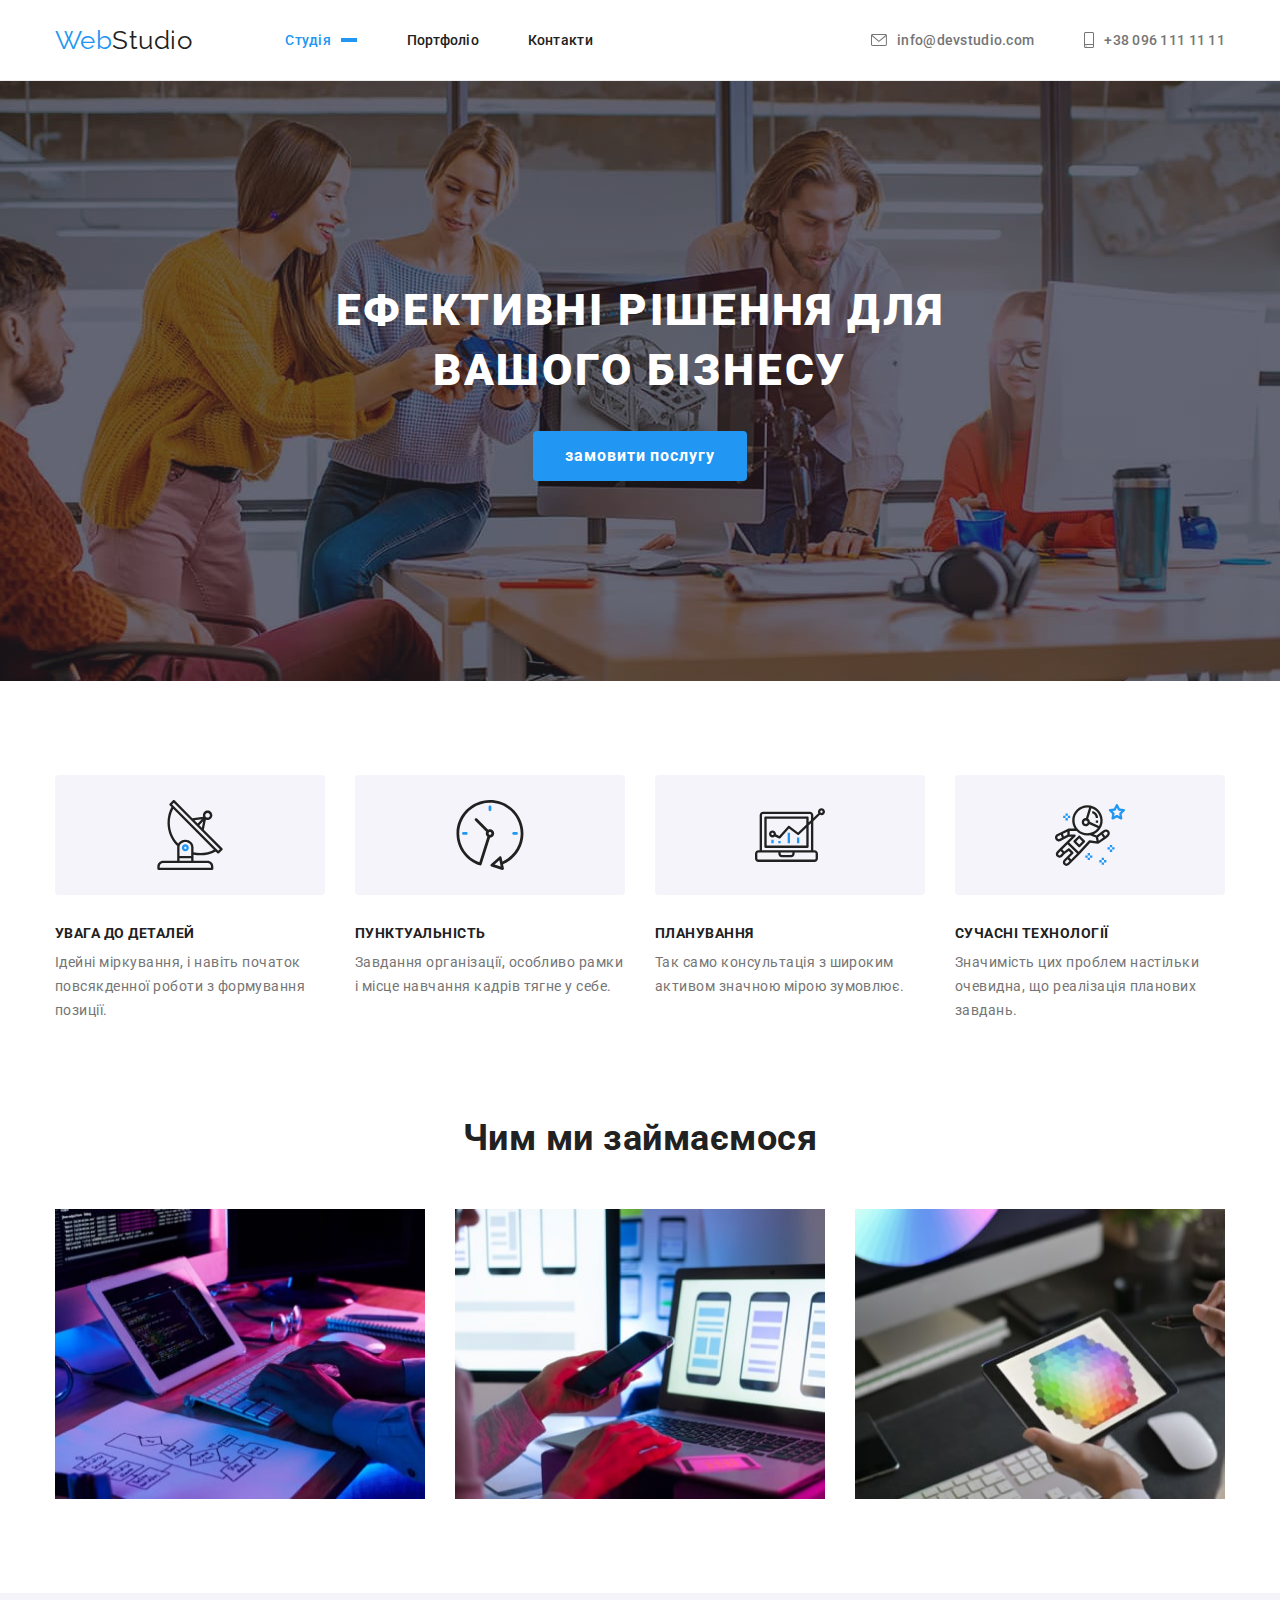
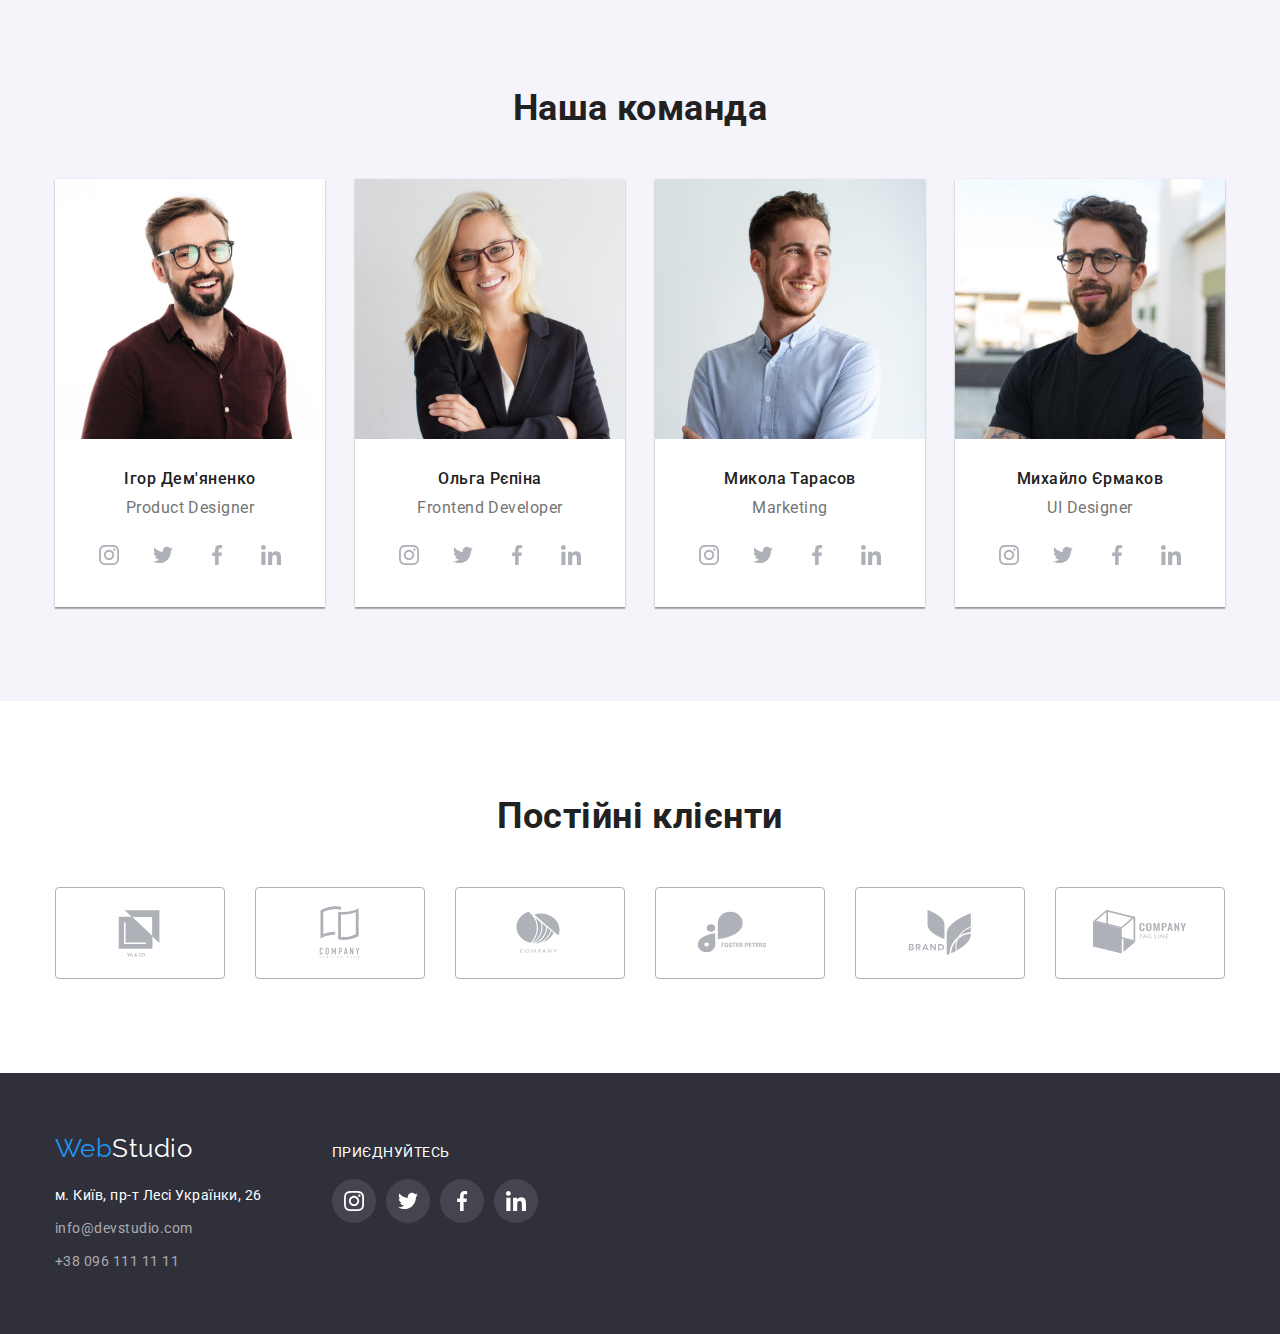
<file: index.html>
<!DOCTYPE html>
<html lang="uk">
<head>
  <meta charset="UTF-8">
  <meta http-equiv="X-UA-Compatible" content="IE=edge">
  <meta name="viewport" content="width=device-width, initial-scale=1.0">
  <title>Document</title> 

  <link rel="preconnect" href="https://fonts.googleapis.com">
  <link rel="preconnect" href="https://fonts.gstatic.com" crossorigin>
  <link href="https://fonts.googleapis.com/css2?family=Raleway:wght@700&family=Roboto:wght@400;500;700;900&display=swap"
  rel="stylesheet">
  <link rel="stylesheet" href="https://cdnjs.cloudflare.com/ajax/libs/modern-normalize/1.1.0/modern-normalize.min.css"
    integrity="sha512-wpPYUAdjBVSE4KJnH1VR1HeZfpl1ub8YT/NKx4PuQ5NmX2tKuGu6U/JRp5y+Y8XG2tV+wKQpNHVUX03MfMFn9Q=="
    crossorigin="anonymous" referrerpolicy="no-referrer" />
  <link rel="stylesheet" href="./css/styles.css">
</head>

<body>

<header class="header" >
  <div class="container list-alignment">
    <a  href="#" class="header-Studio flex-second style-none"><span class="header-web">Web</span>Studio</a>
  <nav>
    <ul class="list ">
      <li class="flex-list"><a href="#" class="header-link current style-none "> Студія </a></li>
      <li class="flex-list"><a href="./portfolio.html " class="header-link style-none"> Портфоліо </a></li>
      <li class="flex-list"><a href="#" class="header-link style-none "> Контакти </a></li>
    </ul>
  </nav>
    <ul class="list">
      <li class="flex-first  "><a class=" header-contaktes style-none " href="mailto:info@devstudio.com">
        <svg class="icon-header" width="16" height="12"><use href="./imeges/icons.svg#icon--1"></use></svg>info@devstudio.com</a></li>
      <li class="flex-first icon-en "><a class="header-contaktes style-none " href="tel:+380961111111">
        <svg class="icon-header" width="10" height="16"><use href="./imeges/icons.svg#icon-smartphone-1"></use></svg>+38 096 111 11 11</a></li>
    </ul>
  </div>

</header>

<main> 
<section class="background ">
  <div class="order container">
    <h1 class="order-text field-none">ЕФЕКТИВНІ РІШЕННЯ ДЛЯ <br /> ВАШОГО БІЗНЕСУ</h1>
    <button class="order-button" type="button">замовити послугу</button>
  </div>
</section>


<section class="section none-bottom">
  <!--пізніше прибрати в CSS-->
  <h2 class="heddin">приорітети компанії</h2>
  <div class="container">
      <ul class="list priorities-flex section ">
        <li class="priority-flex ">
          <div class="icon-priorities">
            <svg class="" width="70" height="70">
              <use href="./imeges/icons.svg#icon-antenna-1-1">
              </use>
            </svg>
          </div>
          <h3 class="priorities-title">УВАГА ДО ДЕТАЛЕЙ</h3>
          <p class="priorities-text field-none">Ідейні міркування, і навіть початок повсякденної роботи з формування позиції.
          </p>
        </li>
        <li class="priority-flex ">
          <div class="icon-priorities">
            <svg class="" width="70" height="70">
              <use href="./imeges/icons.svg#icon-clock-1-1">
              </use>
            </svg>
          </div>
          <h3 class="priorities-title field-none">ПУНКТУАЛЬНІСТЬ</h3>
          <p class="priorities-text field-none">Завдання організації, особливо рамки і місце навчання кадрів тягне у себе.</p>
        </li>
        <li class="priority-flex ">
          <div class="icon-priorities">
            <svg class="" width="70" height="70">
              <use href="./imeges/icons.svg#icon-diagram-1-1">
              </use>
            </svg>
          </div>
          <h3 class="priorities-title field-none">ПЛАНУВАННЯ</h3>
          <p class="priorities-text field-none">Так само консультація з широким активом значною мірою зумовлює.</p>
        </li>
        <li class="priority-flex ">
          <div class="icon-priorities">
            <svg class="" width="70" height="70">
              <use href="./imeges/icons.svg#icon-astronaut-1-1">
              </use>
            </svg>
          </div>
          <h3 class="priorities-title field-none">СУЧАСНІ ТЕХНОЛОГІЇ</h3>
          <p class="priorities-text field-none">Значимість цих проблем настільки очевидна, що реалізація планових завдань.</p>
        </li>
      </ul>
  </div>
</section>
<!--список проєктів-->
<section class="section">
  <div class="container">
    <h2 class="link field-none">Чим ми займаємося</h2>
    <ul class="list item">
      <li class="link-list"><img class="no-gap"  src="./img/box1-min.jpg" alt="працюе за ком" width="370" height="290"></li>
      <li class="link-list"><img class="no-gap"  src="./img/img-min.jpg" alt="працюе за ноутом" width="370" height="290"></li>
      <li class="link-list"><img class="no-gap"  src="./img/img(1)-min.jpg" alt="планшет" width="370" height="290"></li>
    </ul>
  </div>

</section>
<!--список працівників-->
<section class="bgc section" >
  
  <div class="container">
    <h2 class="link field-none">Наша команда</h2>
    <ul class="list theme">
      <li class="theme-bloc">
        <img class="no-gap"  src="./img/img(2)-min.jpg" alt="чоловік в окулярах коричнева теніска" width="270" height="260">
        <div class="cgr-bloc"><h3 class="nemes-list field-none">Ігор Дем'яненко</h3>
        <p lang="en" class="position-list field-none">Product Designer</p>
        <ul class="networks list">
          <li class="networks-position"> <a class="networks-team style-none" href="" target="_blank" rel="">
              <svg class="networks-icon" width="20" height="20">
                <use href="./imeges/icons.svg#icon-instagram-2-1"></use>
              </svg>
            </a></li>
          <li class="networks-position"> <a class="networks-team style-none" href="" target="_blank" rel="">
              <svg class="networks-icon" width="20" height="20">
                <use href="./imeges/icons.svg#icon-twitter-1-1"></use>
              </svg>
            </a></li>
          <li class="networks-position"> <a class="networks-team style-none" href="" target="_blank" rel="">
              <svg class="networks-icon" width="20" height="20">
                <use href="./imeges/icons.svg#icon-facebook-1-1"></use>
              </svg>
            </a></li>
          <li class="networks-position"> <a class="networks-team style-none" href="" target="_blank" rel="">
              <svg class="networks-icon" width="20" height="20">
                <use href="./imeges/icons.svg#icon-linkedin-1-1"></use>
              </svg>
            </a></li>
        </ul>
        </div>
        </li>
      <li class="theme-bloc">
        <img class="no-gap" src="./img/img(3)-min.jpg" alt="блондинка" width="270" height="260">
        <div class="cgr-bloc">
          <h3 class="nemes-list field-none">Ольга Рєпіна </h3>
          <p lang="en" class="position-list field-none">Frontend Developer</p>
          <ul class="networks list">
            <li class="networks-position"> <a class="networks-team style-none" href="" target="_blank" rel="">
                <svg class="networks-icon" width="20" height="20">
                  <use href="./imeges/icons.svg#icon-instagram-2-1"></use>
                </svg>
              </a></li>
            <li class="networks-position"> <a class="networks-team style-none" href="" target="_blank" rel="">
                <svg class="networks-icon" width="20" height="20">
                  <use href="./imeges/icons.svg#icon-twitter-1-1"></use>
                </svg>
              </a></li>
            <li class="networks-position"> <a class="networks-team style-none" href="" target="_blank" rel="">
                <svg class="networks-icon" width="20" height="20">
                  <use href="./imeges/icons.svg#icon-facebook-1-1"></use>
                </svg>
              </a></li>
            <li class="networks-position"> <a class="networks-team style-none" href="" target="_blank" rel="">
                <svg class="networks-icon" width="20" height="20">
                  <use href="./imeges/icons.svg#icon-linkedin-1-1"></use>
                </svg>
              </a></li>
          </ul>
        
      </div>
        </li>
      <li class="theme-bloc">
        <img  class="no-gap"  src="./img/img(4)-min.jpg" alt="чоловік в білій сорочці" width="270" height="260">
        <div class="cgr-bloc">
          <h3 class="nemes-list field-none">Микола Тарасов</h3>
          <p lang="en" class="position-list field-none">Marketing</p>
            <ul class="networks list">
              <li class="networks-position"> <a class="networks-team style-none" href="" target="_blank" rel="">
                  <svg class="networks-icon"  width="20" height="20">
                    <use href="./imeges/icons.svg#icon-instagram-2-1"></use>
                  </svg>
                </a></li>
              <li class="networks-position"> <a class="networks-team style-none" href="" target="_blank" rel="">
                  <svg class="networks-icon"  width="20" height="20">
                    <use href="./imeges/icons.svg#icon-twitter-1-1"></use>
                  </svg>
                </a></li>
              <li class="networks-position"> <a class="networks-team style-none" href="" target="_blank" rel="">
                  <svg class="networks-icon"  width="20" height="20">
                    <use href="./imeges/icons.svg#icon-facebook-1-1"></use>
                  </svg>
                </a></li>
              <li class="networks-position"> <a class="networks-team style-none" href="" target="_blank" rel="">
                  <svg class="networks-icon" width="20" height="20">
                    <use href="./imeges/icons.svg#icon-linkedin-1-1"></use>
                  </svg>
                </a></li>
            </ul>
            
      </div>
      </li>
      <li class="theme-bloc">
        <img  class="no-gap"  src="./img/img(5)-min.jpg" alt="чоловік в чорній футболці" width="270" height="260">
        <div class="cgr-bloc">
          <h3 class="nemes-list field-none">Михайло Єрмаков</h3>
          <p lang="en" class="position-list field-none">UI Designer</p>
              <ul class="networks list">
                <li class="networks-position"> <a class="networks-team style-none" href="" target="_blank" rel="">
                    <svg class="networks-icon" width="20" height="20">
                      <use href="./imeges/icons.svg#icon-instagram-2-1"></use>
                    </svg>
                  </a></li>
                <li class="networks-position"> <a class="networks-team style-none" href="" target="_blank" rel="">
                    <svg class="networks-icon" width="20" height="20">
                      <use href="./imeges/icons.svg#icon-twitter-1-1"></use>
                    </svg>
                  </a></li>
                <li class="networks-position"> <a class="networks-team style-none" href="" target="_blank" rel="">
                    <svg class="networks-icon" width="20" height="20">
                      <use href="./imeges/icons.svg#icon-facebook-1-1"></use>
                    </svg>
                  </a></li>
                <li class="networks-position"> <a class="networks-team style-none" href="" target="_blank" rel="">
                    <svg class="networks-icon" width="20" height="20">
                      <use href="./imeges/icons.svg#icon-linkedin-1-1"></use>
                    </svg>
                  </a></li>
              </ul>
              </div>
              </li>
              </ul>
      
   
  </div>
</section>
<section class="section">
  <div class=" container">
    <h2 class="link field-none">Постійні клієнти</h2>
    <ul class="list clients-list">
      <li class="clients"><a class=" clients-position style-none" href="#" target="_blank">
        <svg class="icon-clients" width="106" height="60"><use href="./imeges/icons.svg#icon-Logo-6"></use></svg>
      </a></li>
      <li class="clients"><a class=" clients-position style-none" href="#" target="_blank">
        <svg class="icon-clients" width="106" height="60"><use href="./imeges/icons.svg#icon-Logo-1-1"></use></svg>
      </a></li>
      <li class="clients"><a class=" clients-position style-none" href="#" target="_blank">
        <svg class="icon-clients" width="106" height="60"><use href="./imeges/icons.svg#icon-Logo-2-1"></use></svg>
      </a></li>
      <li class="clients"><a class=" clients-position style-none" href="#" target="_blank">
        <svg class="icon-clients" width="106" height="60"><use href="./imeges/icons.svg#icon-Logo-3-1"></use></svg>
      </a></li>
      <li class="clients"><a class=" clients-position style-none" href="#" target="_blank">
        <svg class="icon-clients" width="106" height="60"><use href="./imeges/icons.svg#icon-Logo-4-1"></use></svg>
      </a></li>
      <li class="clients"><a class=" clients-position style-none" href="#" target="_blank">
        <svg class="icon-clients" width="106" height="60"><use href="./imeges/icons.svg#icon-Logo-5-2"></use></svg>
      </a></li>
    </ul>
  </div>
</section>

</main>

<footer class="box-address">
  <div class="container">
    <div class="">
      <a href="#" class="footer-studio style-none "><span class="footer-web">Web</span>Studio</a>
      <ul class=" list footer-list footer-flex">
        <li class="position-margin address">м. Київ, пр-т Лесі Українки, 26</li>
        <li class="position-margin widht"><a class="box-contact style-none" href="mailto:info@devstudio.com">info@devstudio.com</a></li>
        <li class="position-margin widht"><a class="box-contact style-none" href="tel:+380961111111">+38 096 111 11 11</a></li>
      </ul>
    </div>

    <div class="footer-container ">
      <p class="footer-title">ПРИЄДНУЙТЕСЬ</p>
      <ul class="list  footer-gap">
        <li class="footer-position"><a class="style-none footer-link" href="">
            <svg class="footer-icon" width="20" height="20">
              <use href="./imeges/icons.svg#icon-instagram-2-1"></use>
            </svg></a></li>
        <li class="footer-position"><a class="style-none footer-link" href="">
            <svg class="footer-icon" width="20" height="20">
              <use href="./imeges/icons.svg#icon-twitter-1-1"></use>
            </svg></a></li>
        <li class="footer-position"><a class="style-none footer-link" href="">
            <svg class="footer-icon" width="20" height="20">
              <use href="./imeges/icons.svg#icon-facebook-1-1"></use>
            </svg></a></li>
        <li class="footer-position"><a class="style-none footer-link" href="">
            <svg class="footer-icon" width="20" height="20">
              <use href="./imeges/icons.svg#icon-linkedin-1-1"></use>
            </svg></a></li>
      </ul>
    </div>
  </div>
</footer>
</body>
</html>
</file>
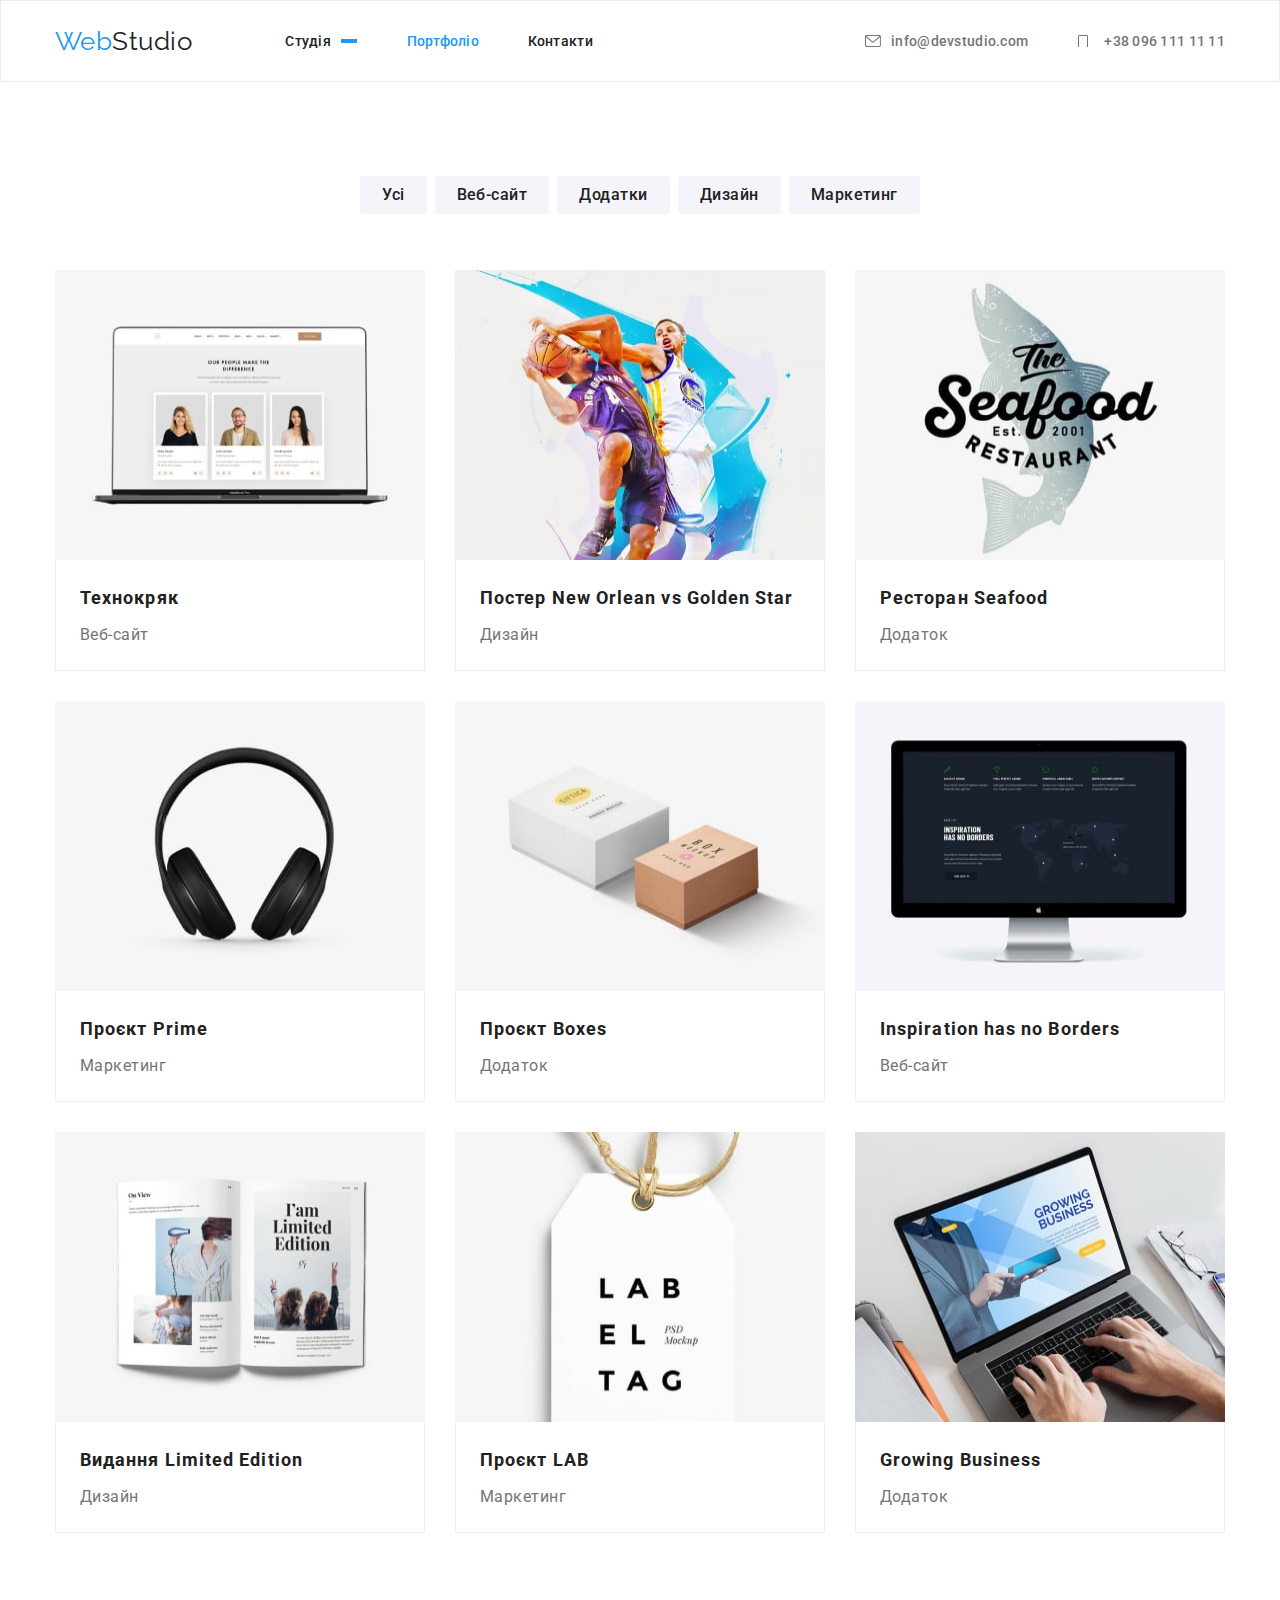
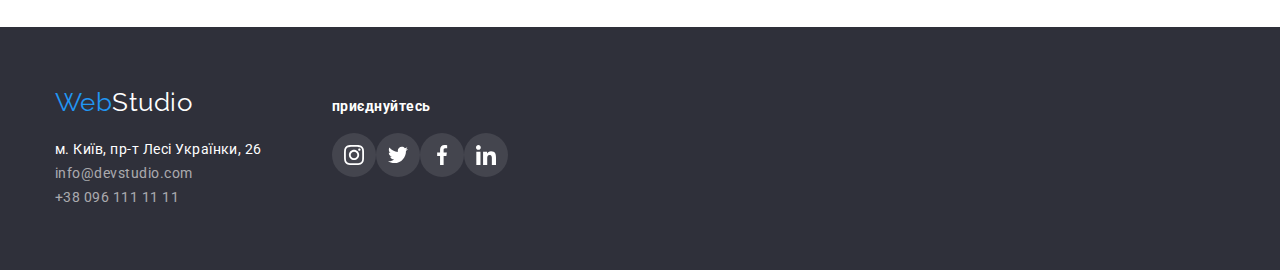
<file: portfolio.html>
<!DOCTYPE html>
<html lang="uk">
<head>
  <meta charset="UTF-8">
  <meta http-equiv="X-UA-Compatible" content="IE=edge">
  <meta name="viewport" content="width=device-width, initial-scale=1.0">
  <title>Document</title>
  <link rel="preconnect" href="https://fonts.googleapis.com">
  <link rel="preconnect" href="https://fonts.gstatic.com" crossorigin>
  <link href="https://fonts.googleapis.com/css2?family=Raleway:wght@700&family=Roboto:wght@400;500;700;900&display=swap"
      rel="stylesheet">
  <link rel="stylesheet" href="https://cdnjs.cloudflare.com/ajax/libs/modern-normalize/1.1.0/modern-normalize.min.css"
    integrity="sha512-wpPYUAdjBVSE4KJnH1VR1HeZfpl1ub8YT/NKx4PuQ5NmX2tKuGu6U/JRp5y+Y8XG2tV+wKQpNHVUX03MfMFn9Q=="
    crossorigin="anonymous" referrerpolicy="no-referrer" />
  <link rel="stylesheet" href="./css/styles.css">
</head>

<body>
  
  <header class="header heder-border ">
    <div class="container list-alignment ">
        <a href="#" class="header-Studio flex-second style-none"><span class="header-web">Web</span>Studio</a>
        <nav class="">
          <ul class="list">
            <li class="flex-list"><a href="./index.html" class="header-link  style-none "> Студія </a></li>
            <li class="flex-list"><a href="./portfolio.html " class="header-link current style-none"> Портфоліо </a></li>
            <li class="flex-list"><a href="#" class="header-link style-none "> Контакти </a></li>
          </ul>
        </nav>
        <ul class="list">
          <li class="flex-first"><a class="header-contaktes style-none " href="mailto:info@devstudio.com"><svg class="icon-header" width="16" height="12">
            <use href="./imeges/icons.svg#icon--1" width="16" height="12"></use>
          </svg>info@devstudio.com</a>
          </li>
          <li class="flex-first"><a class="header-contaktes style-none " href="tel:+380961111111"> <svg class="icon-header" width="16" height="12">
            <use href="./imeges/icons.svg#icon-smartphone-1" width="10" height="16"></use>
          </svg>+38 096 111 11 11</a></li>
            </ul>
    </div>
  </header>

  <!--кнопки-->
  <main>
    <section class="section ">
      <div class="container">
        <!--сховати в css-->
          <h1 class="heddin field-none">список проектов</h1>
          <!--список кнопок-->
          <ul class="list bottom-flex">
            <li class="bottom-position"><button class="button-filter" type="button">Усі</button></li>
            <li class="bottom-position"><button class="button-filter" type="button">Веб-сайт</button></li>
            <li class="bottom-position"><button class="button-filter" type="button">Додатки</button></li>
            <li class="bottom-position"><button class="button-filter" type="button">Дизайн</button></li>
            <li class="bottom-position"><button class="button-filter" type="button">Маркетинг</button></li>
          </ul>
          <!--проекти-->
          <ul class="list projects-flex ">
            <li class="list-projects">
              <a href="#" class=" shadow style-none">
                <img class="no-gap" src="./imeges/img-min.jpg" alt="vebsite" width="370" height="290">
                <div class="background-projeckt">
                  <h2 class="titel field-none">Технокряк</h2>
                  <p class="titel-content field-none">Веб-сайт</p>
              </div>
              </a>
            </li>
            <li class="list-projects">
              <a href="#" class=" shadow  style-none">
                <img class="no-gap" src="./imeges/img(1)-min.jpg" alt="desing" width="370" height="290">
                <div class="background-projeckt">
                  <h2 class="titel field-none" lang="en">Постер New Orlean vs Golden Star</h2>
                  <p class="titel-content field-none">Дизайн</p>
              </div>
              </a>
            </li>
            <li class="list-projects">
              <a href="#" class=" shadow style-none">
                <img class="no-gap" src="./imeges/img(2)-min.jpg" alt="addition" width="370" height="290">
                <div class="background-projeckt">
                  <h2 class="titel field-none" lang="en">Ресторан Seafood</h2>
                <p class="titel-content field-none">Додаток</p>
              </div>
              </a>
            </li>
            <li class="list-projects">
              <a href="#" class=" shadow style-none">
                <img  class="no-gap"src="./imeges/img(3)-min.jpg" alt="aerpiece" width="370" height="290">
                <div class="background-projeckt">
                  <h2 class="titel field-none" lang="en">Проєкт Prime</h2>
                  <p class="titel-content field-none">Маркетинг</p>
              </div>
              </a>
            </li>
            <li class="list-projects">
              <a href="#" class=" shadow style-none">
                <img class="no-gap" src="./imeges/img(4)-min.jpg" alt="two box" width="370" height="290">
                <div class="background-projeckt">
                  <h2 class="titel field-none" lang="en">Проєкт Boxes</h2>
                  <p class="titel-content field-none">Додаток</p>
              </div>
              </a>
            </li>
            <li class="list-projects">
              <a href="#" class=" shadow style-none">
                <img class="no-gap" src="./imeges/img(5)-min.jpg" alt="monitor" width="370" height="290">
                <div class="background-projeckt">
                  <h2 class="titel field-none" lang="en">Inspiration has no Borders</h2>
                  <p class="titel-content field-none">Веб-сайт</p>
              </div>
              </a>
            </li>
            <li class="list-projects">
              <a href="#" class=" shadow style-none">
                <img class="no-gap" src="./imeges/img(6)-min.jpg" alt="magazin" width="370" height="290">
                <div class="background-projeckt">
                  <h2 class="titel field-none" lang="en">Видання Limited Edition</h2>
                  <p class="titel-content field-none">Дизайн</p>
              </div>
              </a>
            </li>
            <li class="list-projects">
              <a href="#" class=" shadow style-none">
                <img class="no-gap" src="./imeges/img(7)-min.jpg" alt="tag" width="370" height="290">
                <div class="background-projeckt">
                  <h2 class="titel field-none" lang="en">Проєкт LAB</h2>
                  <p class="titel-content field-none">Маркетинг</p>
              </div>
              </a>
            </li>
            <li class="list-projects">
              <a href="#" class=" shadow style-none">
                <img class="no-gap" src="./imeges/img(8)-min.jpg" alt="laptop" width="370" height="290">
                <div class="background-projeckt">
                  <h2 class="titel field-none" lang="en">Growing Business</h2>
                  <p class="titel-content field-none">Додаток</p>
              </div>
              </a>
            </li>
          </ul>
      </div>

    
    </section>
  </main>
  <footer class="box-address">
  
    <div class="container">
      <div class="wrapper">
        <a href="#" class="footer-studio style-none "><span class="footer-web">Web</span>Studio</a>
        <ul class=" list footer-list footer-flex">
          <li class="address">м. Київ, пр-т Лесі Українки, 26</li>
          <li class="widht"><a class="box-contact style-none" href="mailto:info@devstudio.com">info@devstudio.com</a></li>
          <li class="widht"><a class="box-contact style-none" href="tel:+380961111111">+38 096 111 11 11 </a></li>
        </ul>
      </div>
      <div class="footer-container ">
        <h2 class="footer-title">приєднуйтесь</h2>
        <ul class="list  ">
          <li class="footer-position"><a class="style-none footer-link" href="">
              <svg class="footer-icon" width="20" height="20">
                <use href="./imeges/icons.svg#icon-instagram-2-1"></use>
              </svg></a></li>
          <li class="footer-position"><a class="style-none footer-link" href="">
              <svg class="footer-icon" width="20" height="20">
                <use href="./imeges/icons.svg#icon-twitter-1-1"></use>
              </svg></a></li>
          <li class="footer-position"><a class="style-none footer-link" href="">
              <svg class="footer-icon" width="20" height="20">
                <use href="./imeges/icons.svg#icon-facebook-1-1"></use>
              </svg></a></li>
          <li class="footer-position"><a class="style-none footer-link" href="">
              <svg class="footer-icon" width="20" height="20">
                <use href="./imeges/icons.svg#icon-linkedin-1-1"></use>
              </svg></a></li>
        </ul>
      </div>
    </div>
  
  </footer>
</body>

</html>
</file>
<file: css/styles.css>
:root{
  --background:#188CE8;
  --accent-color:#2196F3 ;
  --title-text-color:#212121;
  --text-paragraph-color:#757575;
  --main-color:#FFFFFF;
  --second-color:#2F303A;
  --footer-color:rgba(255, 255, 255, 0.6);
  --color-button:#F5F4FA;
  --color-hover-icone:#2196F3;
  --text-logo:'Raleway',
      sans-serif;
  --main-text:'Roboto',
      sans-serif;
}
h1,
h2,
h3,
h4,
h5,
h6,
p {
  margin: 0;
}
html{
  box-sizing: border-box;
}
*,
*::before,
*::after{
  box-sizing: inherit;
}



body{
  font-family: 'Roboto', sans-seerif;
    font-size: 16px;
    letter-spacing: 0.03em;
    color: var(--text-paragraph-color);
    margin:0;
}
/*---------flex-------*/
.container {
  width: 1200px;
  padding-left: 15px;
  padding-right: 15px;
  margin: 0 auto;

}

.section{
  padding-top: 94px;
  padding-bottom: 94px;
}

.box-contact,.position-list,.priorities-text{
  line-height:1.1875;
}
/* --------відміна верхніх відступів---------- */
.field-none{
  margin-top: 0;
  Padding: 0
}
/* ------------відміна стилю ul -------------*/
.list{
  list-style: none;
    padding: 0;
    margin: 0;
}
/* ------відміна стилю посилань -----*/
.style-none
{
text-decoration: none;
  color: inherit;
  margin-right: 0;
}
.heddin{
  position: absolute;
  width: 1px;
  height: 1px;
  margin: -1px;
  padding: 0;
  overflow: hidden;
  border: 0;
  clip: rect(0 0 0 0);

}

  .header-web,.header-Studio,.footer-web,.footer-studio{
    color:var(--accent-color);
    font-family: var(--text-logo);
      font-size: 26px;
      line-height: 1.1923;
  }

.header{
  border-bottom: 1px solid #ECECEC;
}
.header-Studio{
  color: var(--title-text-color);
    padding-bottom: 24px;
    padding-top: 25px;
}
.header-link.current{
  color: var(--accent-color);
}
.header-link{
  color: var(--title-text-color);

}
.header-link, .header-contaktes {
    font-weight: 500;
    font-size: 14px;
    letter-spacing: 0.02em;
padding-bottom: 32px;
padding-top: 32px;
display: flex;
align-items: center;
gap: 10px;
} 
.header-link:after{
  content:"";
  height: 4px;
  width: 100%;
  display: block;
  background-color: var(--color-hover-icone);


}

.icon-header{
  fill: currentColor;
}
.heder-border{
  border: 1px solid #ECECEC;;

}
/* -----------ховер фокус----------- */
.list .header-link:hover,
.list .header-contaktes:hover, 
.box-contact:hover{
  color: var(--accent-color); 
}
.list .header-link:focus,
.list .header-contaktes:focus,
.box-contact:focus{
    color: var(--accent-color);
}
.background{
    background-color: var(--second-color);
    padding-bottom: 200px;
    padding-top: 200px;
    align: Center;
}



/*--header flex---*/
.flex-list{
  width: calc((100% - 100px)/3);
}
.flex-second{
  margin-right: 93px;
}
.list-alignment{
  display: flex;
  align-items: center;
}
.icon-header:hover{
  fill: var(--color-hover-icone);
}
.header-link:hover .icon-header{
  fill: var(--color-hover-icone);
}
.list .flex-first:not(:last-child){
margin-right: 50px;

}
.none-bottom{
  padding-bottom: 0;
}
.list{
  display: flex;
  margin-left: auto;
}
.list .flex-list:not(:last-child){
margin-right: 50px;
}
/*  -------------маін--------  */
.background{
    background-image: linear-gradient(
    rgba(47, 48, 58, 0.4),
    rgba(47, 48, 58, 0.4)),
    url(../imeges/Img-bg\(1\).jpg);
    background-repeat: no-repeat;
    background-position: center;
    background-size: cover;
    max-width: 1600px;
    margin-left: auto;
    margin-right: auto;
  
}
.order-text{
  color: var(--main-color);
  /*background-color: var(--second-color);*/

  font-weight: 900;
    font-size: 44px;
    line-height: 1.3636;
    text-align: center;
    letter-spacing: 0.06em;
    margin-bottom: 30px;

}

.order-button{
  background-color: var(--accent-color);
  color: var(--main-color);
  font-family: var(--main-text);
  cursor:pointer;
  font-weight: 700;
  font-size: 16px;
    line-height: 1.875;
    align-items: center;
    text-align: center;
    letter-spacing: 0.06em;
    border: 0;
    /*display: inline-block; пізніше зняти*/
}
.order-button{
  margin: 0 auto;
  display: block;
  border-radius: 4px;
padding:10px 32px ;
}
.order-button:hover,
.order-button:focus {
  background-color: var(--background);
  color: var(--main-color);
}
/* -----------список приорітетів компані */


.priority-flex{
  width: calc((100% - 90px)/4);
}
.priority-flex li:last-child {
  margin: 0;
}

.priority-flexnt:nth-child(4n){
  margin-right: 0;
} 
.priority-flexnt:nth-child(-n+4){
  margin-bottom: 0;
}

.priorities-flex{
  display: flex;
  gap: 30px;
}

.icon-priorities{

  height: 120px;
  display: flex;
  align-items: center;
  justify-content: center;
  background-color:var(--color-button);
  border-radius: 4px;
  margin-bottom: 30px;
}

.priorities-title{
    color: var(--title-text-color);
    font-size: 14px;
    text-transform: uppercase;
    margin-bottom: 10px;
}
.priorities-text{
    color: var(--text-paragraph-color);
    font-size: 14px;
    line-height: 1.7142;
}
/* -----img list---- */
.bgc{
  background-color: var(--color-button);
}
.link{ 
  color: var(--title-text-color);
  font-weight: 700;
    font-size: 36px;
    line-height: 1.1666;
    text-align: center;
    margin-bottom: 50px;
    padding-top: 0;
}
.link-list{
  width: calc((100% - 60px)/3);
}
.item{
column-gap: 30px
}
/* ------команда компанії------- */
.nemes-list{
  color: var(--title-text-color);
  font-size: 16px;
  font-weight: 500;
    line-height: 1.1875;
    text-align: center;
    margin-bottom: 10px;

}
.position-list{
  color: var(--text-paragraph-color);
  font-weight: 400;
    line-height:1.1875;
    text-align: center;
    margin-bottom: 16px;

}
.theme{
  display: flex;
  gap: 30px;

}
.theme-bloc{
  background-color: var(--main-color);
  width: calc((100% - 90px)/4);
  box-shadow:
  0px 2px 1px rgba(0,0,0,0.2), 
  0px 1px 1px rgba(0,0,0,0.14),
  0px 1px 3px rgba(0,0,0,0.12);

}

.networks{
  display: flex;
    gap: 10px;
    justify-content: center;
}
.networks-icon{

}

.networks-position{
  width: 44px;
  height: 44px;
}
.networks-team{
  display: flex;
  align-items: center;
  justify-content: center;
  width: 100%;
  height: 100%;
  border-radius: 50%;
  background-color:var(--main-color);
}
.networks-team:hover{
  background-color:var(--color-hover-icone) ;
}
.networks-team:hover .networks-icon{
  fill: var(--main-color);
}
.networks-team:focus{
  background-color: var(--color-hover-icone);
}
.networks-team:focus .networks-icon{
  fill: var(--main-color);
}
.networks-icon{
  fill: #AFB1B8;

}

.cgr-bloc{
  padding-top: 30px;
  padding-bottom: 30px;

}

.no-gap{
  display: block;
  max-width:100%;
}



.clients-list{
display: flex;
gap: 30px;
}
.clients{
      width: 170px;
      height: 92px;
      
      width: calc((100% - 150px)/6);
}

.clients-position{
  display: flex;
    align-items: center;
    justify-content: center;
    background-color: var(--main-color);
    border-radius: 4px;
    width: 100%;
    height: 100%;
    border: 1px solid #AFB1B8;
}
.clients-position:focus{
  fill:var(--color-hover-icone);

}
.clients-position:hover {
  border: 1px solid var(--color-hover-icone);
}

.clients-position:hover .icon-clients {
  fill: var(--color-hover-icone);
}

.clients-position:hover {
  fill: var(--color-hover-icone);
}

.clients-position:focus .icon-clients {
  fill: var(--color-hover-icone);
}
.clients-position:focus {
  border: 1px solid var(--color-hover-icone);
}

.icon-clients{
  fill:#AFB1B8;

}

/* --------------підвал ----------------*/
.box-address{
  background-color: var(--second-color);
  padding-top: 60px;
  padding-bottom: 60px;
}
.address,.box-contact{
  color: var(--main-color);
    font-size: 14px;
    line-height: 1.7142;
}

.box-contact{
  color: var(--footer-color);

}

.footer-studio{
  color: var(--main-color);
  display: inline-block;
}
.footer-studio,
.footer-web{
  margin-bottom: 20px;
}

.footer-list{
  display: flex;

}
.box-address .container {
  display: flex;
  align-items: baseline;
  gap: 70px;
}

.footer-title{
  font-weight:700px;
  font-size: 14px;
  line-height: 16px;
  line-height: 100%;
  margin-bottom: 20px;
  color: var(--main-color);
}
.footer-flex {
  flex-direction: column;
  justify-content: flex-start;

}
.footer-gap{
  gap: 10px;

}
.position-margin:not(:last-child) {
  margin-bottom: 9px;
}
.footer-position{
width: 44px;
height: 44px;

}
.footer-link{
    display: flex;
      align-items: center;
      justify-content: center;
      border-radius:50%;
      width: 100%;
      height: 100%;
      background-color: rgba(255, 255, 255, 0.1);
}
.footer-icon{
  fill: #FFFFFF;
}

.footer-link:hover{
  background-color: var(--color-hover-icone);
  fill: var(--color-hover-icone);
}
.footer-link:focus {
  background-color: var(--color-hover-icone);
  fill: var(--color-hover-icone);
}


/* -------------сторинка портфоліо--------- */
.button-filter{
  background-color: var(--color-button);
  color: var(--title-text-color);
  font-family:var(--main-text);
  font-size: 16px;
  font-weight: 500;
    line-height: 1.625;
    text-align: center;
    letter-spacing: 0.03em;
    cursor: pointer;
    border: 0;
    min-width: max-content;
    text-align: center;
    border-radius: 4px;
    padding: 6px 22px;

}

.bottom-flex{
display: flex;
justify-content: center;
gap: 8px;
margin-bottom: 56px;
}


.projects-flex{
    display: flex;
    flex-wrap: wrap;
    gap: 30px;
}
.list-projects{
width: calc((100% - 60px)/3);
}
.shadow{
  display: block;
}
.shadow:hover{
box-shadow:
  0px 4px 4px rgba(0, 0, 0, 0.06),
  0px 1px 1px rgba(0, 0, 0, 0.12),
  1px 4px 6px rgba(0, 0, 0, 0.16);

}
.shadow:focus {
  box-shadow:
    0px 4px 4px rgba(0, 0, 0, 0.06),
    0px 1px 1px rgba(0, 0, 0, 0.12),
    1px 4px 6px rgba(0, 0, 0, 0.16);

}

.background-projeckt{
padding: 20PX 24px;
border-left: 1PX solid #EEEEEE;
border-right: 1PX solid #EEEEEE;
border-bottom: 1px solid #EEEEEE;
}

.button-filter:focus{
color: var(--main-color);
background-color: var(--accent-color);
box-shadow: 0px 2px 2px rgba(0, 0, 0, 0.12),
0px 1px 2px rgba(0, 0, 0, 0.08),
0px 3px 1px rgba(0, 0, 0, 0.1);
}

.button-filter:hover{
  color: var(--main-color);
  background-color: var(--accent-color);
box-shadow: 0px 2px 2px rgba(0, 0, 0, 0.12),
    0px 1px 2px rgba(0, 0, 0, 0.08),
    0px 3px 1px rgba(0, 0, 0, 0.1);
}



.titel{
  color: var(--title-text-color);
  font-weight: 700;
    font-size: 18px;
    line-height: 2;
    letter-spacing: 0.06em;
    margin-bottom: 4px;

}
.titel-content{
  font-size: 16px;
  line-height: 1.875;
  letter-spacing: 0.03em;

}
</file>
